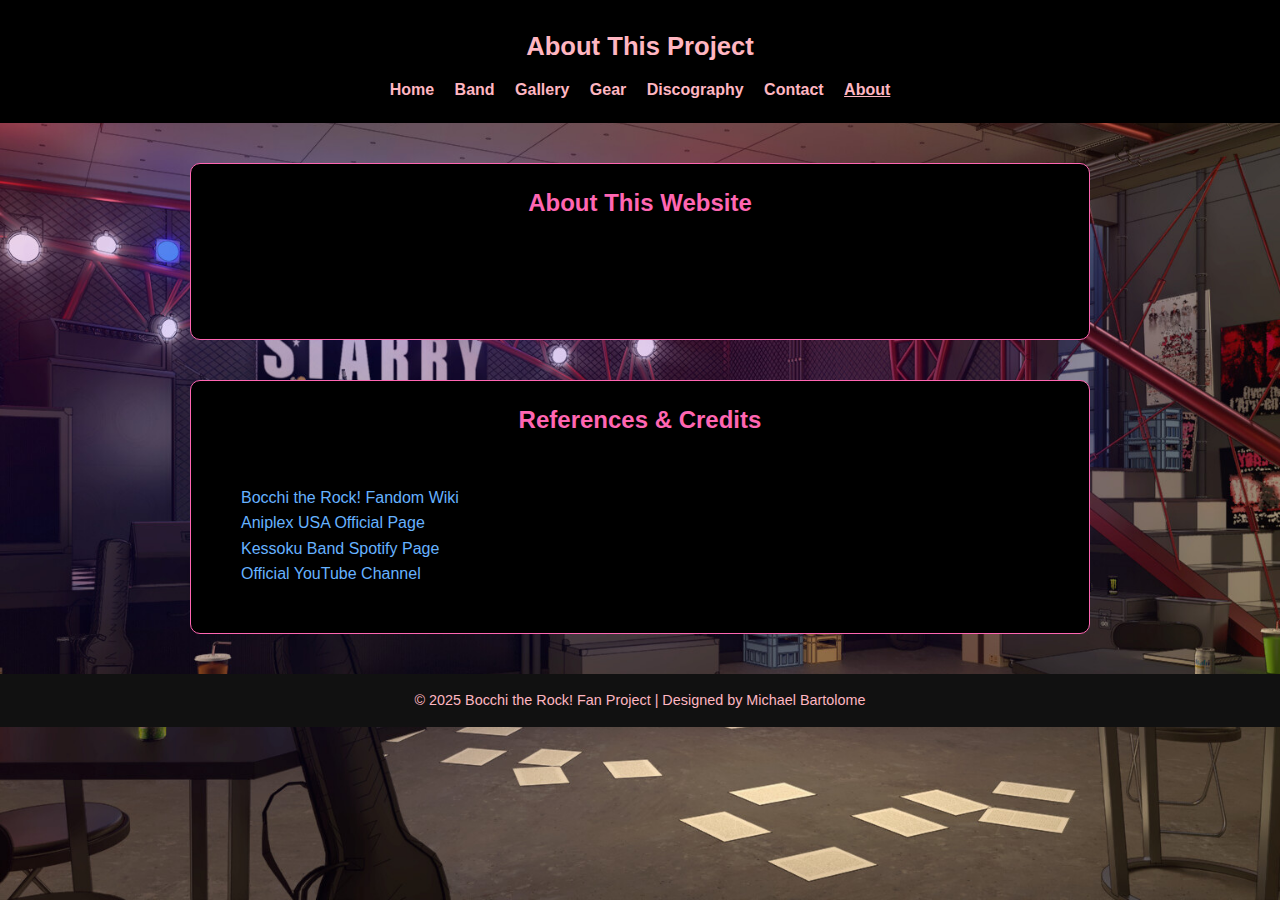
<file: about.html>
<!DOCTYPE html>
<html lang="en">
<head>
  <meta charset="UTF-8" />
  <meta name="viewport" content="width=device-width, initial-scale=1.0" />
  <title>About | Bocchi the Rock! Fan Website</title>
  <link rel="stylesheet" href="style.css" />
</head>

<body>
  <header>
    <h1>About This Project</h1>
    <nav>
      <a href="index.html">Home</a>
      <a href="band.html">Band</a>
      <a href="gallery.html">Gallery</a>
      <a href="gear.html">Gear</a>
      <a href="discography.html">Discography</a>
      <a href="contact.html">Contact</a>
      <a href="about.html" class="active">About</a>
    </nav>
  </header>

  <main>
    <section class="about">
      <h2>About This Website</h2>
      <p>
        This fan website was created for a web project CS 200 "Web Technology" I chose this topic due to my interests in rock music
        and Japanese culture like anime and manga. "Bocchi the Rock" fits my interests well with it being an anime/manga with music
        created by the artist "Kessoku Band" from the series.
      </p>
  </section>

    <section class="references">
      <h2>References & Credits</h2>
      <p>All external content is used for educational purposes only. Original media belongs to the creators of <em>Bocchi the Rock!</em>.</p>

      <ul>
        <li>
          <a href="https://bocchi-the-rock.fandom.com/wiki/Bocchi_the_Rock!_Wiki" target="_blank" rel="noopener noreferrer">
            Bocchi the Rock! Fandom Wiki
          </a>
        </li>
        <li>
          <a href="https://www.aniplexusa.com/bocchi/" target="_blank" rel="noopener noreferrer">
            Aniplex USA Official Page
          </a>
        </li>
        <li>
          <a href="https://open.spotify.com/artist/0XKOBt59crntr7HQXXO8Yz" target="_blank" rel="noopener noreferrer">
            Kessoku Band Spotify Page
          </a>
        </li>
        <li>
          <a href="https://www.youtube.com/@BocchiTheRockOfficial" target="_blank" rel="noopener noreferrer">
            Official YouTube Channel
          </a>
        </li>
        <li>All images and logos © Aki Hamaji / CloverWorks / Aniplex</li>
      </ul>
    </section>
  </main>

  <footer>
    <p>&copy; 2025 Bocchi the Rock! Fan Project | Designed by Michael Bartolome</p>
  </footer>
</body>
</html>
</file>
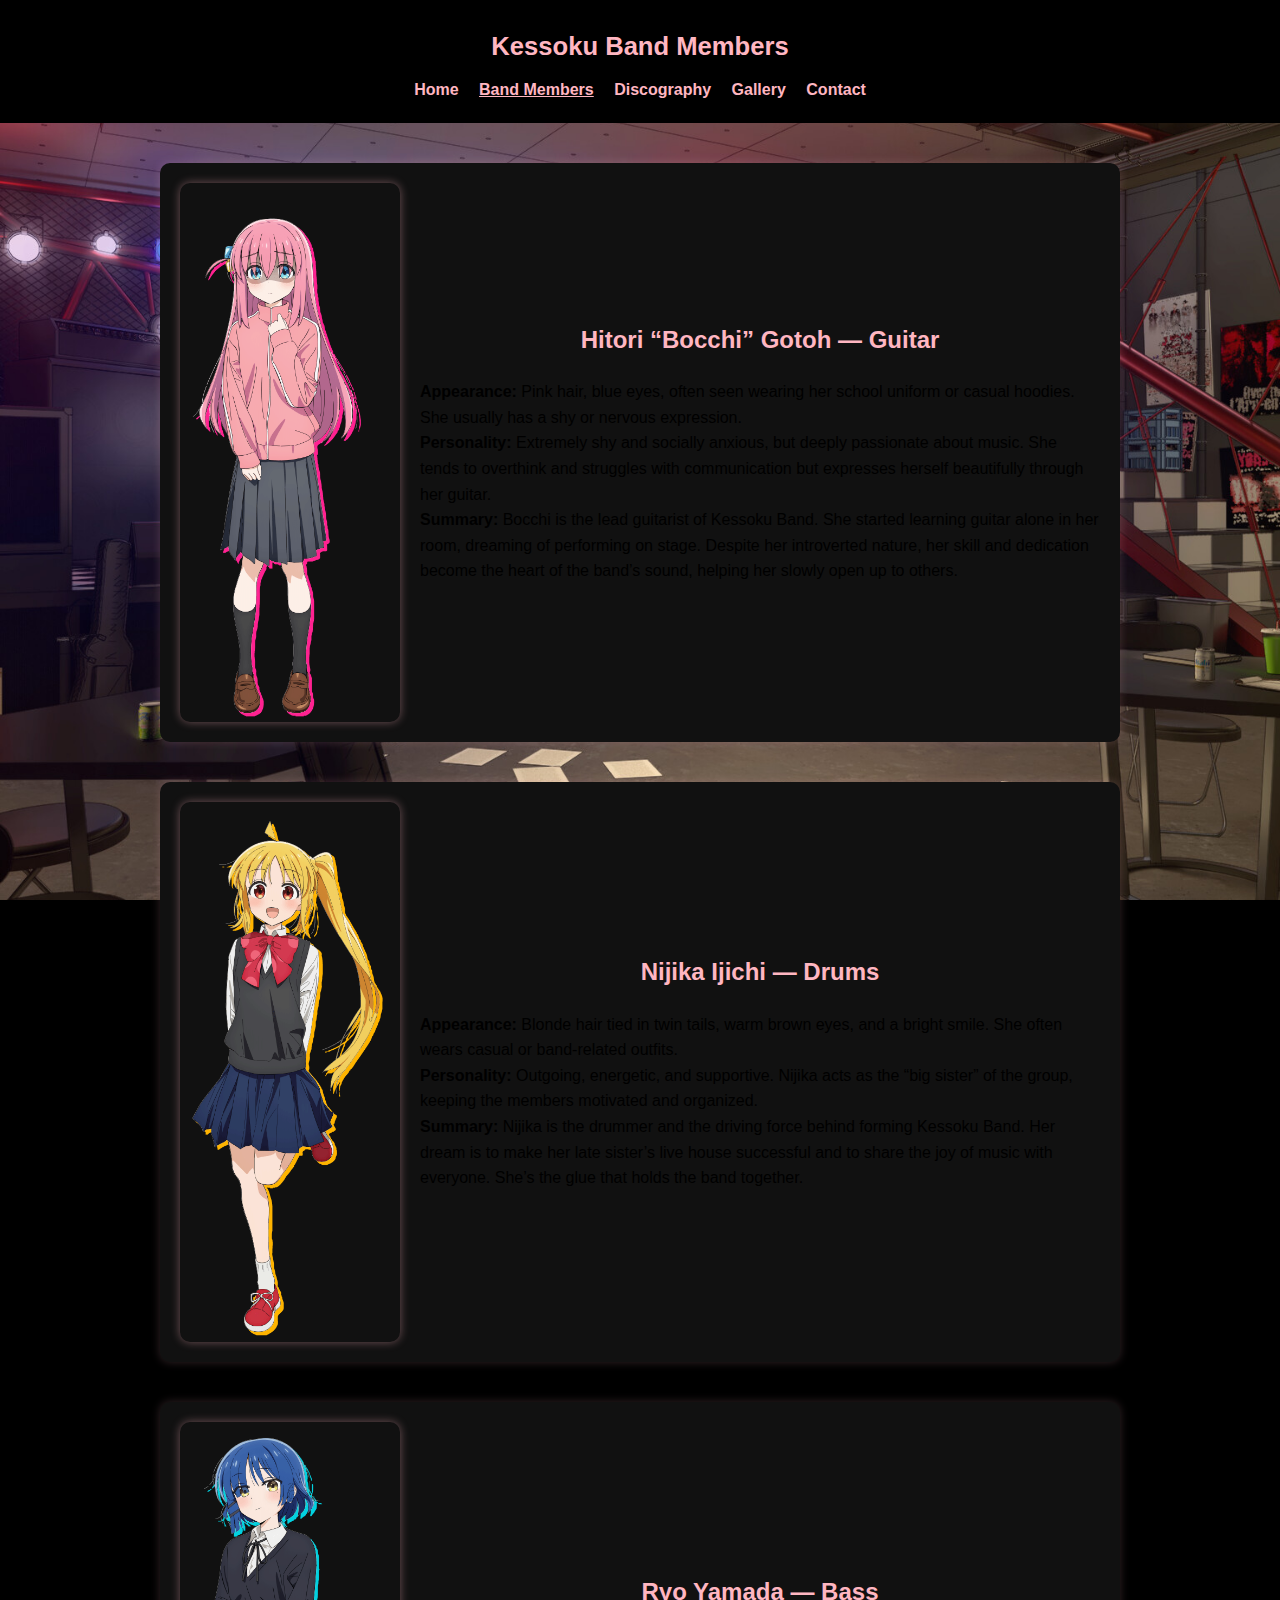
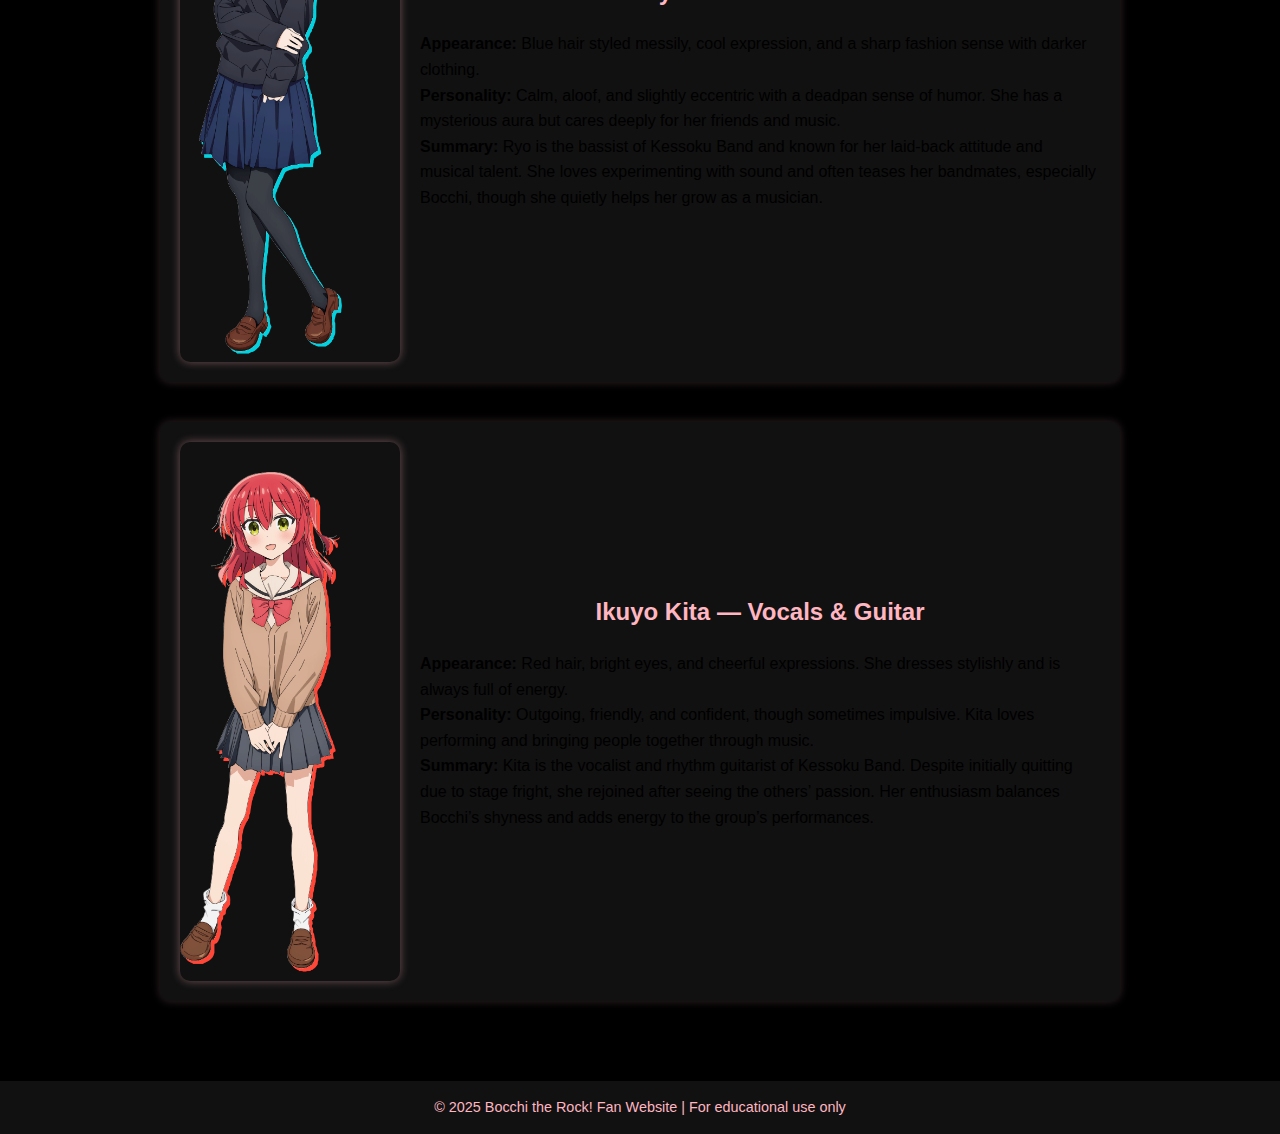
<file: band.html>
<!DOCTYPE html>
<html lang="en">
<head>
  <meta charset="UTF-8">
  <meta name="viewport" content="width=device-width, initial-scale=1.0">
  <title>Kessoku Band Members | Bocchi the Rock!</title>
  <link rel="stylesheet" href="style.css">
</head>
<body>
  <div id="wrapper">
  <header>
    <h1>Kessoku Band Members</h1>
    <nav>
      <a href="index.html">Home</a>
      <a href="band.html" class="active">Band Members</a>
      <a href="discography.html">Discography</a>
      <a href="gallery.html">Gallery</a>
      <a href="contact.html">Contact</a>
    </nav>
  </header>

  <!-- MAIN CONTENT -->
  <main class="band-page">

    <section class="member">
      <img src="images/Bocchi.webp" alt="Hitori Bocchi Gotoh">
      <div class="info">
        <h2>Hitori “Bocchi” Gotoh — Guitar</h2>
        <p><strong>Appearance:</strong> Pink hair, blue eyes, often seen wearing her school uniform or casual hoodies. She usually has a shy or nervous expression.</p>
        <p><strong>Personality:</strong> Extremely shy and socially anxious, but deeply passionate about music. She tends to overthink and struggles with communication but expresses herself beautifully through her guitar.</p>
        <p><strong>Summary:</strong> Bocchi is the lead guitarist of Kessoku Band. She started learning guitar alone in her room, dreaming of performing on stage. Despite her introverted nature, her skill and dedication become the heart of the band’s sound, helping her slowly open up to others.</p>
      </div>
    </section>

    <section class="member">
      <img src="images/Nijika.webp" alt="Nijika Ijichi">
      <div class="info">
        <h2>Nijika Ijichi — Drums</h2>
        <p><strong>Appearance:</strong> Blonde hair tied in twin tails, warm brown eyes, and a bright smile. She often wears casual or band-related outfits.</p>
        <p><strong>Personality:</strong> Outgoing, energetic, and supportive. Nijika acts as the “big sister” of the group, keeping the members motivated and organized.</p>
        <p><strong>Summary:</strong> Nijika is the drummer and the driving force behind forming Kessoku Band. Her dream is to make her late sister’s live house successful and to share the joy of music with everyone. She’s the glue that holds the band together.</p>
      </div>
    </section>

    <section class="member">
      <img src="images/Ryo.webp" alt="Ryo Yamada">
      <div class="info">
        <h2>Ryo Yamada — Bass</h2>
        <p><strong>Appearance:</strong> Blue hair styled messily, cool expression, and a sharp fashion sense with darker clothing.</p>
        <p><strong>Personality:</strong> Calm, aloof, and slightly eccentric with a deadpan sense of humor. She has a mysterious aura but cares deeply for her friends and music.</p>
        <p><strong>Summary:</strong> Ryo is the bassist of Kessoku Band and known for her laid-back attitude and musical talent. She loves experimenting with sound and often teases her bandmates, especially Bocchi, though she quietly helps her grow as a musician.</p>
      </div>
    </section>

    <section class="member">
      <img src="images/Kita.webp" alt="Ikuyo Kita">
      <div class="info">
        <h2>Ikuyo Kita — Vocals & Guitar</h2>
        <p><strong>Appearance:</strong> Red hair, bright eyes, and cheerful expressions. She dresses stylishly and is always full of energy.</p>
        <p><strong>Personality:</strong> Outgoing, friendly, and confident, though sometimes impulsive. Kita loves performing and bringing people together through music.</p>
        <p><strong>Summary:</strong> Kita is the vocalist and rhythm guitarist of Kessoku Band. Despite initially quitting due to stage fright, she rejoined after seeing the others’ passion. Her enthusiasm balances Bocchi’s shyness and adds energy to the group’s performances.</p>
      </div>
    </section>

  </main>

  <!-- FOOTER -->
  <footer>
    <p>&copy; 2025 Bocchi the Rock! Fan Website | For educational use only</p>
  </footer>

</body>
</html>
</file>
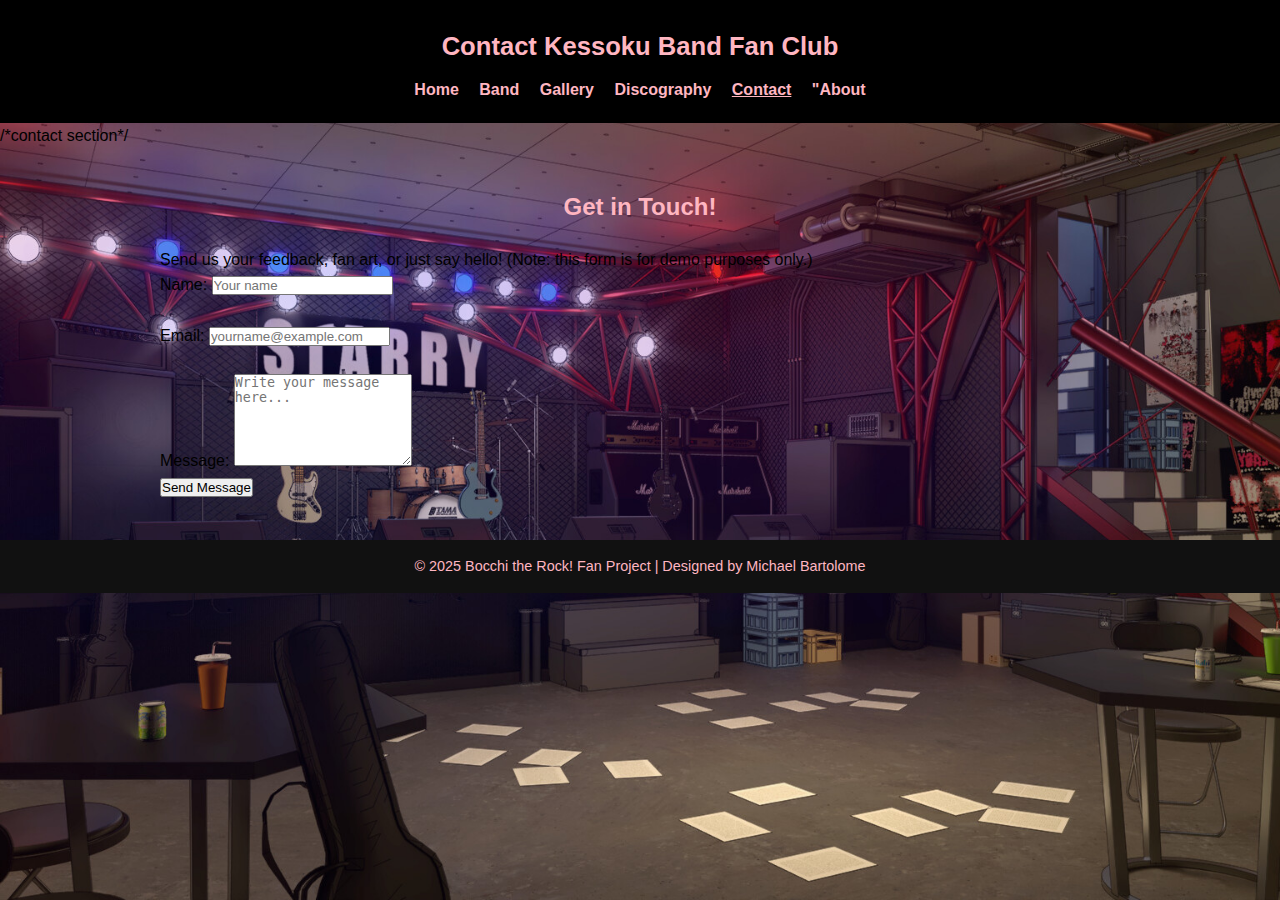
<file: contact.html>
<!DOCTYPE html>
<html lang="en">
<head>
  <meta charset="UTF-8" />
  <meta name="viewport" content="width=device-width, initial-scale=1.0" />
  <title>Bocchi the Rock! | Contact</title>
  <link rel="stylesheet" href="style.css" />
</head>

<body>
  <div id="wrapper">
  <header>
    <h1>Contact Kessoku Band Fan Club</h1>
    <nav>
      <a href="index.html">Home</a>
      <a href="band.html">Band</a>
      <a href="gallery.html">Gallery</a>
      <a href="discography.html">Discography</a>
      <a href="contact.html" class="active">Contact</a>
      <a href="about.html">"About</a>
    </nav>
  </header>

  /*contact section*/
  <section>
    <h2>Get in Touch!</h2>
    <p style="text-align:left;">Send us your feedback, fan art, or just say hello! (Note: this form is for demo purposes only.)</p>

    <form class="contact-form" action="#" method="post">
      <label for="name">Name:</label>
      <input type="text" id="name" name="name" placeholder="Your name" required>
     <br><br>
      <label for="email">Email:</label>
      <input type="email" id="email" name="email" placeholder="yourname@example.com" required>
     <br><br>
      <label for="message">Message:</label>
      <textarea id="message" name="message" placeholder="Write your message here..." rows="6" required></textarea>
     <br>
      <button type="submit">Send Message</button>
    </form>
  </section>

  <footer>
    <p>&copy; 2025 Bocchi the Rock! Fan Project | Designed by Michael Bartolome</p>
  </footer>
</body>
</html>
</file>
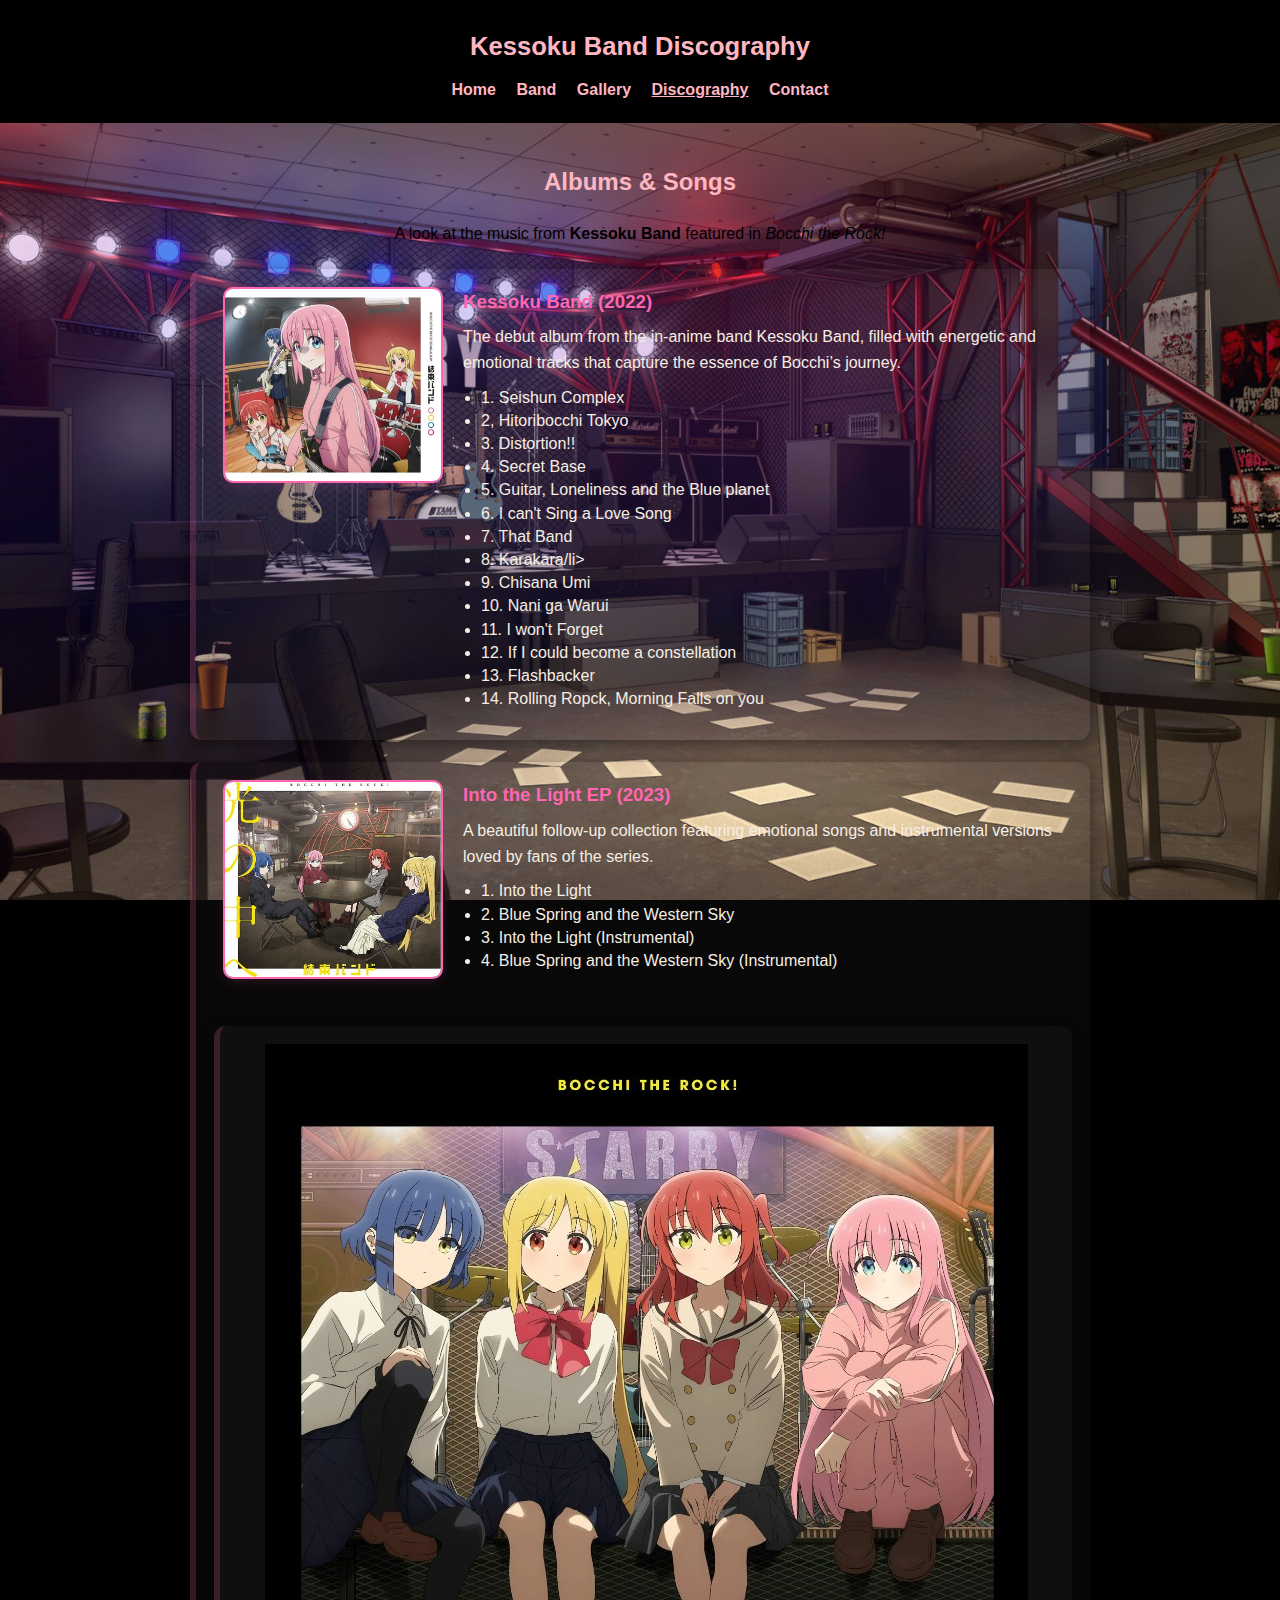
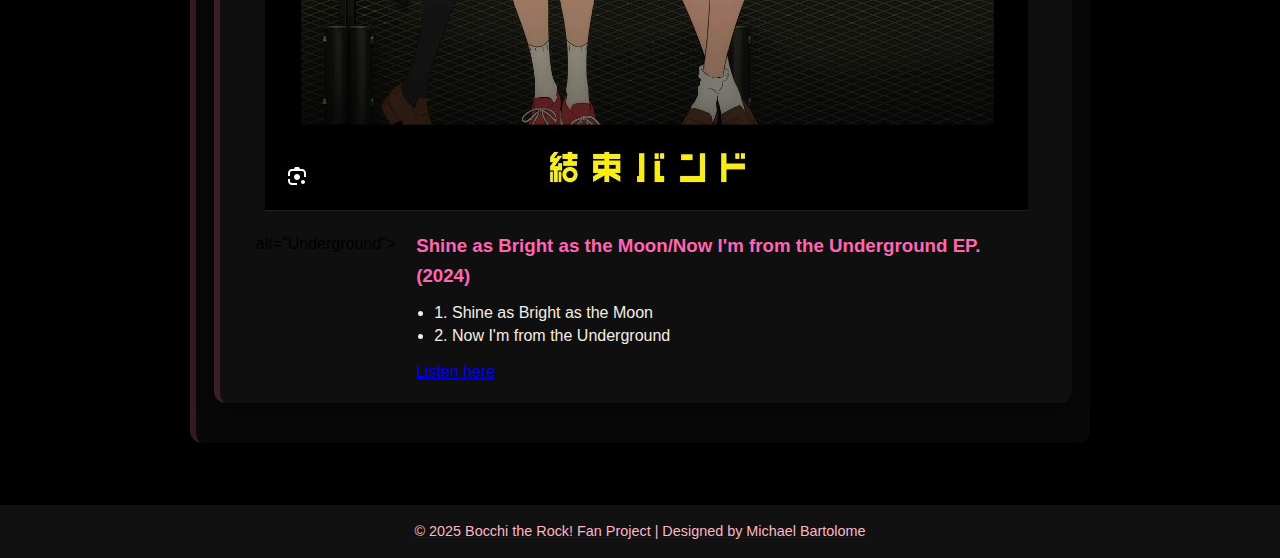
<file: discography.html>
<!DOCTYPE html>
<html lang="en">
<head>
  <meta charset="UTF-8" />
  <meta name="viewport" content="width=device-width, initial-scale=1.0" />
  <title>Bocchi the Rock! | Discography</title>
  <link rel="stylesheet" href="style.css" />
</head>

<body>
  <div id="wrapper">
  <header>
    <h1>Kessoku Band Discography</h1>
    <nav>
      <a href="index.html">Home</a>
      <a href="band.html">Band</a>
      <a href="gallery.html">Gallery</a>
      <a href="discography.html" class="active">Discography</a>
      <a href="contact.html">Contact</a>
    </nav>
  </header>


  <section>
    <h2>Albums & Songs</h2>
    <p style="text-align:center;">A look at the music from <strong>Kessoku Band</strong> featured in <em>Bocchi the Rock!</em></p>

    <div class="album">
      <img src="images/KessokuBandAlbumCover.webp" alt="Kessoku Band Album Cover" class="album-cover">
      <div class="album-info">
        <h3>Kessoku Band (2022)</h3>
        <p>The debut album from the in-anime band Kessoku Band, filled with energetic and emotional tracks that capture the essence of Bocchi’s journey.</p>
        <ul>
          <li>1. Seishun Complex</li>
          <li>2, Hitoribocchi Tokyo</li>
          <li>3. Distortion!!</li>
          <li>4. Secret Base</li>
          <li>5. Guitar, Loneliness and the Blue planet</li>
          <li>6. I can't Sing a Love Song</li>
          <li>7. That Band</li>
          <li>8. Karakara/li>
          <li>9. Chisana Umi</li>
          <li>10. Nani ga Warui</li>
          <li>11. I won't Forget</li>
          <li>12. If I could become a constellation</li>
          <li>13. Flashbacker</li>
          <li>14. Rolling Ropck, Morning Falls on you</li>
        </ul>
      </div>
    </div>

    
  <div class="album">
    <img src="images/Into The Light.jpg" alt="Into the Light EP album cover" class="album-cover">
    <div class="album-info">
      <h3>Into the Light EP (2023)</h3>
      <p>A beautiful follow-up collection featuring emotional songs and instrumental versions loved by fans of the series.</p>
      <ul>
        <li>1. Into the Light</li>
        <li>2. Blue Spring and the Western Sky</li>
        <li>3. Into the Light (Instrumental)</li>
        <li>4. Blue Spring and the Western Sky (Instrumental)</li>
      </ul
  </div>
</div>


    <div class="album">
      <img src="images/Underground.jpg"> alt="Underground">
      <div class="album-info">
        <h3>Shine as Bright as the Moon/Now I'm from the Underground EP. (2024)</h3>
        <p></p>
        <ul>
          <li>1. Shine as Bright as the Moon</li>
          <li>2. Now I'm from the Underground</li>
        </ul>
        <a href="https://static.wikia.nocookie.net/bocchi-the-rock/images/6/65/Tsukinami_ni_Kagayake_and_Ima_Boku_Underground_Kara_Digital_Cover_%28ANXX-01244%29.png/revision/latest?cb=20240810153613"> Listen here
    </div>
  </section>



  <footer>
    <p>&copy; 2025 Bocchi the Rock! Fan Project | Designed by Michael Bartolome</p>
  </footer>
</body>
</html>
</file>
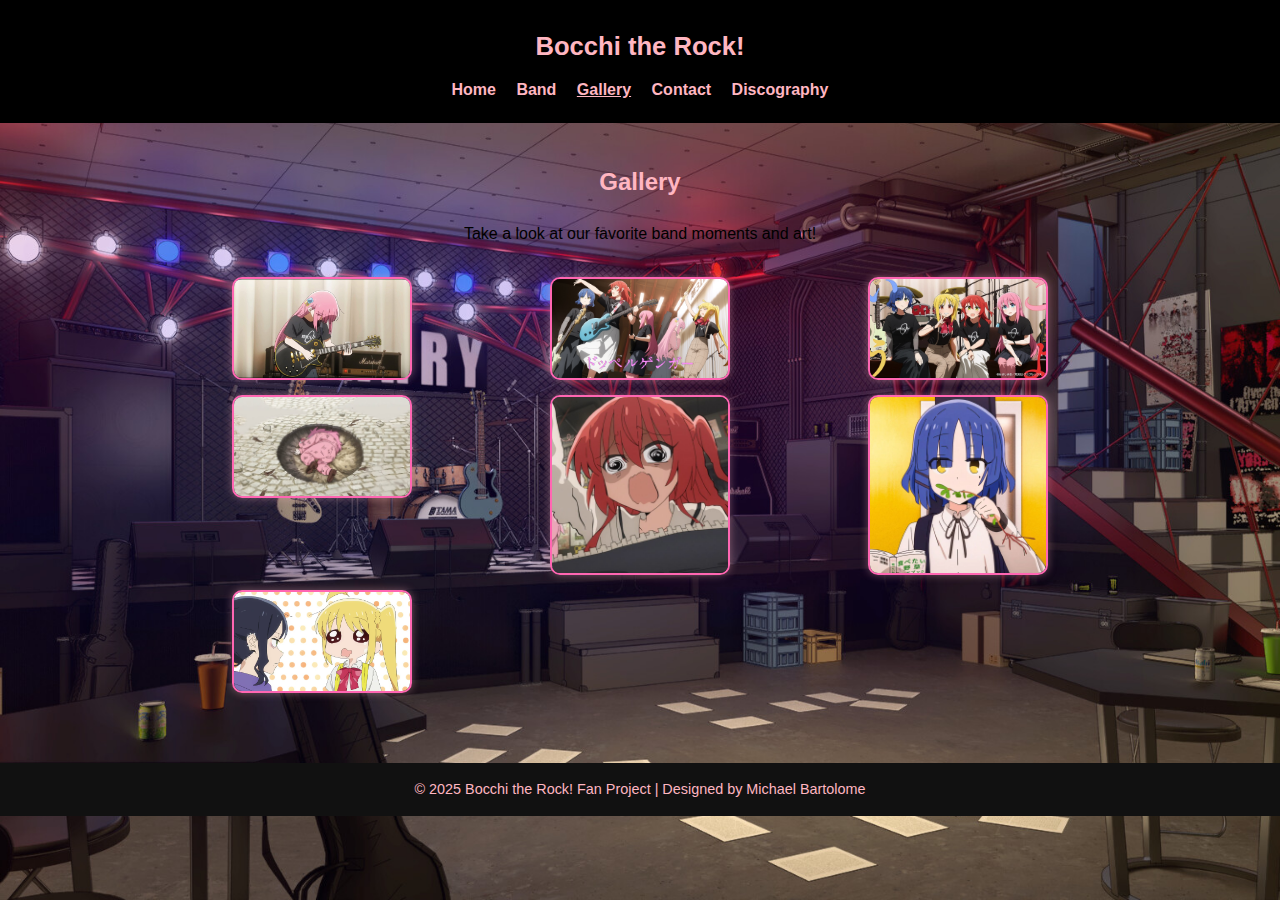
<file: gallery.html>
<!DOCTYPE html>
<html lang="en">
<head>
  <meta charset="UTF-8" />
  <meta name="viewport" content="width=device-width, initial-scale=1.0" />
  <title>Bocchi the Rock! | Gallery</title>
  <link rel="stylesheet" href="style.css" />
</head>

<body>
  <div id="wrapper">
  <header>
    <h1>Bocchi the Rock!</h1>
    <nav>
      <a href="index.html">Home</a>
      <a href="band.html">Band</a>
      <a href="gallery.html" class="active">Gallery</a>
      <a href="contact.html">Contact</a>
      <a href="discography.html">Discography</a>
    </nav>
  </header>

  <section>
    <h2>Gallery</h2>
    <p style="text-align:center;">Take a look at our favorite band moments and art!</p>

    <div class="gallery-grid">
      <img src="images/BocchionGuitar.jpg" alt="Hitori Gotoh playing guitar on stage">
      <img src="images/BocchiPlayingTogether.jpg" alt="Band members performing together">
      <img src="images/justSitting.webp" alt="Just Sitting">
      <img src="images/BocchiDown.jpg" alt="Bocchi is Down">
      <img src="images/Kitagh.jpg" alt="Ikuyo Kita Screaming">
      <img src="images/RyoEating.jpg" alt="Ryo Eating">
      <img src="images/NijikaBwok.jpg" alt=""Nijika goes Bwok">
    </div>
  </section>

  <footer>
    <p>&copy; 2025 Bocchi the Rock! Fan Project | Designed by Michael Bartolome</p>
  </footer>
</body>
</html>
</file>
<file: style.css>
/* CSS RESET */
* {
  margin: 0;
  padding: 0;
  box-sizing: border-box;
}

/* BASE STYLES */
body {
  font-family: Arial, sans-serif;
  margin: 0;
  background-color: rgb(0, 0, 0);
  color: #f2f2f2; /* light text on dark background for readability */
  line-height: 1.6;
}

/* HEADER AND NAVIGATION STYLE */
header {
  background-color: #000000;
  text-align: center;
  padding: 1em;
}

header h1 {
  margin: 0;
  color: #ffb6c1; /* light pink for title */
}

nav a {
  margin: 0 10px;
  text-decoration: none;
  color: #ffb6c1;
  font-weight: bold;
}

nav a.active {
  text-decoration: underline;
}

/*VIDEO STYLE*/
.video-container {
  position: relative;
  width: 100%;
  max-width: 1800px;  
  margin: 20px auto;
  aspect-ratio: 16/9;
}

.video-container iframe {
  width: 100%;
  height: 100%;
  border: none;
}


/* GLOBAL BACKGROUND STYLE */
body {
  font-family: Arial, sans-serif;
  margin: 0;
  color: #000000;
  line-height: 1.6;

  /* Background Image */
  background-image: url("images/StarryBackground.jpg");
  background-size: cover;        
  background-repeat: no-repeat;  
  background-attachment: fixed; 
  background-position: center;   
}

/* HOMEPAGE AND BANNER STYLE */
.hero {
  text-align: center;
  background-color: transparent;
  padding: 80px 20px;
}

.hero-logo {
  width: 80%;
  max-width: 600px;
  height: auto;
  margin-bottom: 20px
}

/* HERO TEXT AND BUTTON */
.hero h2 {
  color: #ffb6c1;
  font-size: 1.8em;
  margin-bottom: 10px;
}

.hero p {
  color: #ddd;
  font-size: 1.1em;
}

.btn {
  display: inline-block;
  background-color: #ffb6c1;
  color: #000;
  padding: 10px 20px;
  margin-top: 15px;
  text-decoration: none;
  border-radius: 5px;
  font-weight: bold;
}

.btn:hover {
  background-color: #ffc5d0;
}

/* SECTION STYLES */
section {
  padding: 40px 20px;
  max-width: 1000px;
  margin: auto;
}

h2 {
  color: #ffb6c1;
  text-align: center;
  margin-bottom: 20px;
}

/* BAND PREVIEW STYLE ON HOMEPAGE */
.member-grid {
  display: grid;
  grid-template-columns: repeat(auto-fit, minmax(180px, 1fr));
  gap: 15px;
  justify-items: center;
}

.member-grid img {
  width: 100%;
  max-width: 200px;
  border-radius: 10px;
  box-shadow: 0 0 8px rgba(255, 182, 193, 0.5);
}

/* DISCOGRAPHY PREVIEW STYLE ON HOMEPAGE */
.music-preview ul {
  list-style: none;
  padding: 0;
  text-align: center;
}

.music-preview li {
  margin: 5px 0;
  font-size: 1.1em;
}

.album-thumb {
  width: 200px;
  height: auto;
  margin-top: 10px;
  border-radius: 10px;
  border: 2px solid #ff66b2;
  transition: transform 0.3s ease, box-shadow 0.3s ease;
}

.album-thumb:hover {
  transform: scale(1.05);
  box-shadow: 0 0 10px #ff66b2;
}

/*  GALLERY PREVIEW ON HOMEPAGE */
.gallery-grid {
  display: grid;
  grid-template-columns: repeat(auto-fit, minmax(160px, 1fr));
  gap: 15px;
  justify-items: center;
}

.gallery-grid img {
  width: 100%;
  max-width: 180px;
  border-radius: 10px;
  box-shadow: 0 0 8px rgba(255, 182, 193, 0.4);
}

/* =======================================================
   GEAR PREVIEW SECTION
   ======================================================= */
.gear-preview {
  text-align: center;
  padding: 60px 20px;
  background-color: transparent;
  color: #f2f2f2;
  border-top: 2px solid #ff66b2;
}

.gear-preview h2 {
  font-size: 2em;
  color: #ffb6c1;
  margin-bottom: 10px;
}

.gear-preview p {
  margin-bottom: 30px;
  color: #ccc;
}

.gear-gallery {
  display: flex;
  justify-content: center;
  gap: 20px;
  flex-wrap: wrap;
}

.gear-item {
  background-color: #1a1a1a;
  border: 2px solid #ff66b2;
  border-radius: 12px;
  padding: 15px;
  width: 280px;
  transition: transform 0.3s ease, box-shadow 0.3s ease;
}

.gear-item img {
  width: 100%;
  border-radius: 10px;
}

.gear-item:hover {
  transform: scale(1.05);
  box-shadow: 0 0 10px rgba(255, 102, 178, 0.5);
}

.gear-item h3 {
  margin-top: 10px;
  color: #ffb6c1;
}

.gear-item p {
  color: #ccc;
  font-size: 0.95em;
}

.gear-link {
  margin-top: 30px;
}

.gear-link .button {
  background-color: #ff66b2;
  color: #fff;
  padding: 10px 20px;
  border-radius: 8px;
  text-decoration: none;
  font-weight: bold;
  transition: background-color 0.3s ease;
}

.gear-link .button:hover {
  background-color: #ff3385;
}

/* CONTACT PREVIEW ON HOMEPAGE */
.contact-preview {
  text-align: center;
  font-size: 1.1em;
}

/* FOOTER STYLES */
.link {
  color: #ffb6c1;
  text-decoration: underline;
}

footer {
  background-color: #111;
  text-align: center;
  padding: 15px;
  font-size: 0.9em;
  color: #ffb6c1;
}

/* BAND PAGE STYLE */
.band-page {
  max-width: 1000px;
  margin: auto;
  padding: 40px 20px;
}

.member {
  display: flex;
  flex-wrap: wrap;
  align-items: center;
  background-color: #111;
  border-radius: 10px;
  margin-bottom: 40px;
  padding: 20px;
  box-shadow: 0 0 10px rgba(255, 182, 193, 0.2);
}

.member img {
  width: 220px;
  border-radius: 10px;
  margin-right: 20px;
  box-shadow: 0 0 10px rgba(255, 182, 193, 0.4);
}

.member .info {
  flex: 1;
  min-width: 250px;
}

.member h2 {
  color: #ffb6c1;
  margin-top: 0;
}

.member p {
  line-height: 1.6;
}

/* GALLERY PAGE STYLES */
.gallery-grid {
  display: grid;
  grid-template-columns: repeat(auto-fit, minmax(300px, 1fr));
  gap: 15px;
  max-width: auto;
  margin: 20px auto;
  padding: 10px;
}

.character-links {
  background-color: #000;
  padding: 10px;
  border-radius: 6px;
}

.gallery-grid img {
  width: 100%;
  height: auto;
  border-radius: 10px;
  border: 2px solid #ff66b2;
  transition: transform 0.3s, box-shadow 0.3s;
  display: block;
}

.gallery-grid img:hover {
  transform: scale(1.05);
  box-shadow: 0 0 10px #ff66b2;
}

/*SLIDESHOW SYLE FOR GALLERY*/
.slideshow-container {
  width: 100%;
  max-width: 700px;
  margin: 20px auto;
  position: relative;
  border-radius: 10px;
  overflow: hidden;
}

.slide {
  display: none;
}

.slide img {
  width: 100%;
  border-radius: 10px;
}

/* Fade effect */
.fade {
  animation: fadeEffect 1s ease;
}

@keyframes fadeEffect {
  from { opacity: 0.4; }
  to { opacity: 1; }
}

/* Arrows */
.prev, .next {
  cursor: pointer;
  position: absolute;
  top: 50%;
  padding: 12px;
  margin-top: -22px;
  color: #fff;
  font-weight: bold;
  font-size: 24px;
  border-radius: 0 3px 3px 0;
  user-select: none;
  background: rgba(0,0,0,0.3);
  transition: 0.3s;
}

.next {
  right: 0;
  border-radius: 3px 0 0 3px;
}

.prev:hover, .next:hover {
  background: rgba(0,0,0,0.5);
}


/* =====================================
   DISCOGRAPHY PAGE STYLES 
   ===================================== */

/* Page container */
.disc-section {
  max-width: 1100px;
  margin: 30px auto;
  padding: 0 16px;
}

/* ------ Header ------ */
header {
  text-align: center;
  padding: 20px 10px;
}

header img.logo {
  max-width: 220px;
  height: auto;
  display: block;
  margin: 0 auto 12px;
}

header h1 {
  color: #ffb6c1;
  margin: 6px 0 0;
  font-size: 1.6rem;
}

/* Navigation */
nav {
  margin-top: 10px;
  text-align: center;
}

nav a {
  margin: 0 8px;
  color: #ffb6c1;
  text-decoration: none;
  font-weight: bold;
}

nav a.active {
  text-decoration: underline;
}

/* =====================================
   Album Card
   ===================================== */

.album {
  display: flex;
  flex-wrap: wrap;
  gap: 20px;
  align-items: flex-start;
  justify-content: center;
  background: rgba(255,255,255,0.03);
  padding: 18px;
  margin: 22px auto;
  border-radius: 12px;
  border-left: 6px solid rgba(255,102,178,0.18);
  box-shadow: 0 4px 18px rgba(0,0,0,0.45);
  transition: transform 0.22s ease, box-shadow 0.22s ease;
  max-width: 900px;
}

.album:hover {
  transform: translateY(-6px);
  box-shadow: 0 10px 28px rgba(0,0,0,0.6);
}

/* Album image */
.album-cover {
  width: 220px;
  height: auto;
  border-radius: 10px;
  border: 2px solid #ff66b2;
  box-shadow: 0 4px 12px rgba(255,102,178,0.12);
  flex-shrink: 0;
}

/* Album text section */
.album-info {
  flex: 1;
  max-width: 600px;
  color: #f6eee4;
}

.album-info h3 {
  margin: 0 0 8px;
  color: #ff66b2;
}

.album-info p {
  margin: 6px 0 10px;
}

.album-info ul {
  margin: 0 0 12px 18px;
  line-height: 1.45;
}

/* "Listen" button */
.album-info a.listen-btn {
  display: inline-block;
  margin-top: 10px;
  padding: 8px 14px;
  background: #ff66b2;
  color: #fff;
  border-radius: 8px;
  text-decoration: none;
  font-weight: 700;
  transition: background 0.22s, transform 0.22s;
}

.album-info a.listen-btn:hover {
  background: #d1006c;
  transform: translateY(-2px);
}

/* Spotify Embed */
.spotify-embed {
  margin-top: 12px;
}

/* Separation Line */
.separator {
  height: 1px;
  background: linear-gradient(90deg, transparent, rgba(255,102,178,0.14), transparent);
  margin: 18px 0;
  border-radius: 1px;
}


/* =====================================
   Responsive Design
   ===================================== */

@media (max-width: 820px) {
  .album {
    flex-direction: column;
    text-align: center;
  }

  .album-cover {
    width: 60%;
  }

  .album-info ul {
    margin-left: 0;
    padding-left: 0;
  }

  .spotify-embed iframe {
    width: 100%;
  }
}
/* Track tables */
.track-table {
  width: 100%;
  border-collapse: collapse;
  margin-top: 12px;
  background: rgba(255, 255, 255, 0.04);
  border-radius: 8px;
  overflow: hidden;
}

.track-table th {
  background: #ffb6c1;
  color: #222;
  padding: 8px;
  text-align: left;
  font-weight: bold;
}

.track-table td {
  padding: 8px;
  color: #ddd;
  border-bottom: 1px solid rgba(255,255,255,0.1);
}

.track-table tr:last-child td {
  border-bottom: none;
}

.track-table tr:hover td {
  background: rgba(255, 182, 193, 0.15);
}

/*  GEAR PAGE STYLES */
.gear-section {
  background-color: #111;
  border: 2px solid #ff66b2;
  border-radius: 12px;
  padding: 20px;
  margin: 20px auto;
  max-width: 900px;
  color: #f2f2f2;
}

.gear-section h2 {
  color: #ff66b2;
  text-align: center;
}

.gear-section ul {
  list-style-type: none;
  padding: 0;
}

.gear-section li {
  margin: 6px 0;
}

.gear-img {
  display: block;
  max-width: 300px;
  width: 90%;
  margin: 10px auto;
  border-radius: 10px;
  border: 2px solid #ff66b2;
}

/* CONTACT INFO PAGE */
.contact-info {
  text-align: center;
  max-width: 600px;
  margin: 60px auto;
  background-color: #1a1a1a;
  padding: 30px;
  border-radius: 12px;
  border: 2px solid #ff66b2;
  box-shadow: 0 0 10px rgba(255, 102, 178, 0.4);
}

.contact-info h2 {
  color: #ffb6c1;
  margin-bottom: 20px;
}

.contact-info p {
  font-size: 1.1em;
  margin: 10px 0;
}

.contact-info a {
  color: #66b2ff;
  text-decoration: none;
}

.contact-info a:hover {
  text-decoration: underline;
}


/*  ABOUT PAGE STYLES */
.about, .references {
  max-width: 900px;
  margin: 40px auto;
  padding: 20px;
  background-color: rgb(0, 0, 0);
  border-radius: 10px;
  border: 1px solid #ff66b2;
}

.about h2, .references h2 {
  color: #ff66b2;
  text-align: center;
}

.references ul {
  list-style-type: square;
  padding-left: 30px;
}

.references a {
  color: #66b2ff;
  text-decoration: none;
}

.references a:hover {
  text-decoration: underline;
}


/* MEDIA QUERY FOR MOBILE SUPPORT */
@media (max-width: 600px) {
  nav a {
    display: block;
    margin: 5px 0;
  }

  .hero-logo {
    width: 80%;
  }

   .album-thumb {
    width: 130px;
  }

  section {
    padding: 25px 15px;
  }

  .member {
    flex-direction: column;
    text-align: center;
  }

  .member img {
    margin: 0 0 15px 0;
    width: 80%;
  }
  .gallery-grid {
    grid-template-columns: repeat(auto-fit, minmax(180px, 1fr));
  }
}

/* RESPONSIVE DESIGN: TABLETS (768px–1024px) */
@media (min-width: 768px) and (max-width: 1024px) {
  header {
    padding: 1.5em;
  }

  nav a {
    margin: 0 8px;
    font-size: 1.1em;
  }

  .hero {
    padding: 100px 40px;
  }

  .hero-logo {
    width: 70%;
  }

  section {
    padding: 50px 30px;
  }
   
   .album-thumb {
    width: 150px;
  }

  .member img {
    width: 200px;
  }

  .member .info {
    font-size: 1.05em;
  }
   .gallery-grid {
    grid-template-columns: repeat(auto-fit, minmax(180px, 1fr));
  }
}

/* Media Query for Desktop Viewport */
@media screen and (min-width: 1000px), print {
 
  nav li {
    font-size: 1.5em;
  }

  nav li a {
    padding: 0.5em 1.5em;
  }

  nav li a:hover {
    color: #2a1f14;
    background-color: #f6eee4;
  }

  /* Desktop Viewport: Style rules for main content */
  #info ul {
    margin-left: 5%;
  }

  #wrapper {
    max-width: 1440px;
    margin: 0 auto;
  }

   .album-thumb {
    width: 200px;
  }
}

/* MEDIA QUERY FOR PRINT */
@media print {
  body {
    background-color: #fff;
    color: #000;
  }

  header, nav, footer {
    display: none;
  }

  section, .band-page, .album, .contact-form {
    background-color: transparent;
    box-shadow: none;
    color: #000;
  }

  a {
    color: #000;
    text-decoration: none;
  }
}
</file>
